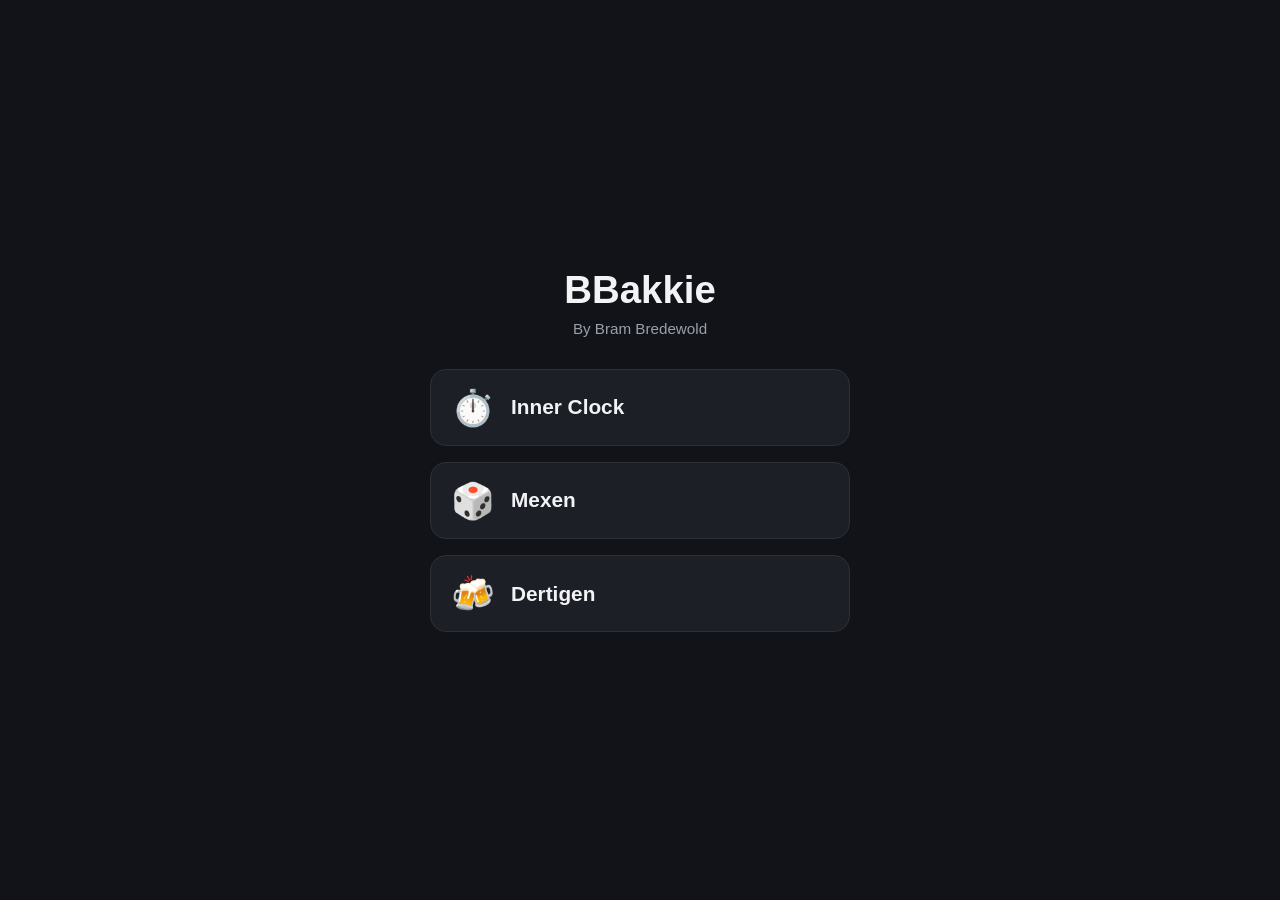
<file: bbakkie/index.html>
<!DOCTYPE html>
<html lang="en">
<head>
  <meta charset="UTF-8" />
  <meta name="viewport" content="width=device-width, initial-scale=1, user-scalable=no, viewport-fit=cover" />
  <meta name="theme-color" media="(prefers-color-scheme: light)" content="#111318" />
  <meta name="theme-color" media="(prefers-color-scheme: dark)" content="#111318" />
  <meta name="apple-mobile-web-app-capable" content="yes" />
  <meta name="apple-mobile-web-app-status-bar-style" content="black-translucent" />
  <meta name="apple-mobile-web-app-title" content="BBakkie" />
  <title>BBakkie</title>
  <link rel="stylesheet" href="css/core.css" />
  <link rel="manifest" href="manifest.webmanifest" />
  <link rel="apple-touch-icon" href="assets/icons/apple-touch-icon.png" />
  <link rel="icon" type="image/png" href="assets/icons/favicon.png" />
</head>
<body>

  <div class="safe-area-cover safe-area-top" aria-hidden="true"></div>
  <div class="safe-area-cover safe-area-bottom" aria-hidden="true"></div>

  <!-- LANDING -->
  <section id="screen-landing" class="screen active">
    <div class="landing-content">
      <h1 class="title">BBakkie</h1>
      <p class="byline">By Bram Bredewold</p>

      <nav class="game-list">
        <a href="inner-clock.html" class="game-tile">
          <span class="game-tile-icon">⏱️</span>
          <span class="game-tile-label">Inner Clock</span>
        </a>
        <a href="mexen.html" class="game-tile">
          <span class="game-tile-icon">🎲</span>
          <span class="game-tile-label">Mexen</span>
        </a>
        <a href="dertigen.html" class="game-tile">
          <span class="game-tile-icon">🍻</span>
          <span class="game-tile-label">Dertigen</span>
        </a>
      </nav>
    </div>
  </section>

  <script>
    if ("serviceWorker" in navigator) {
      window.addEventListener("load", () => {
        navigator.serviceWorker.register("service-worker.js").catch(() => {});
      });
    }
  </script>
</body>
</html>
</file>
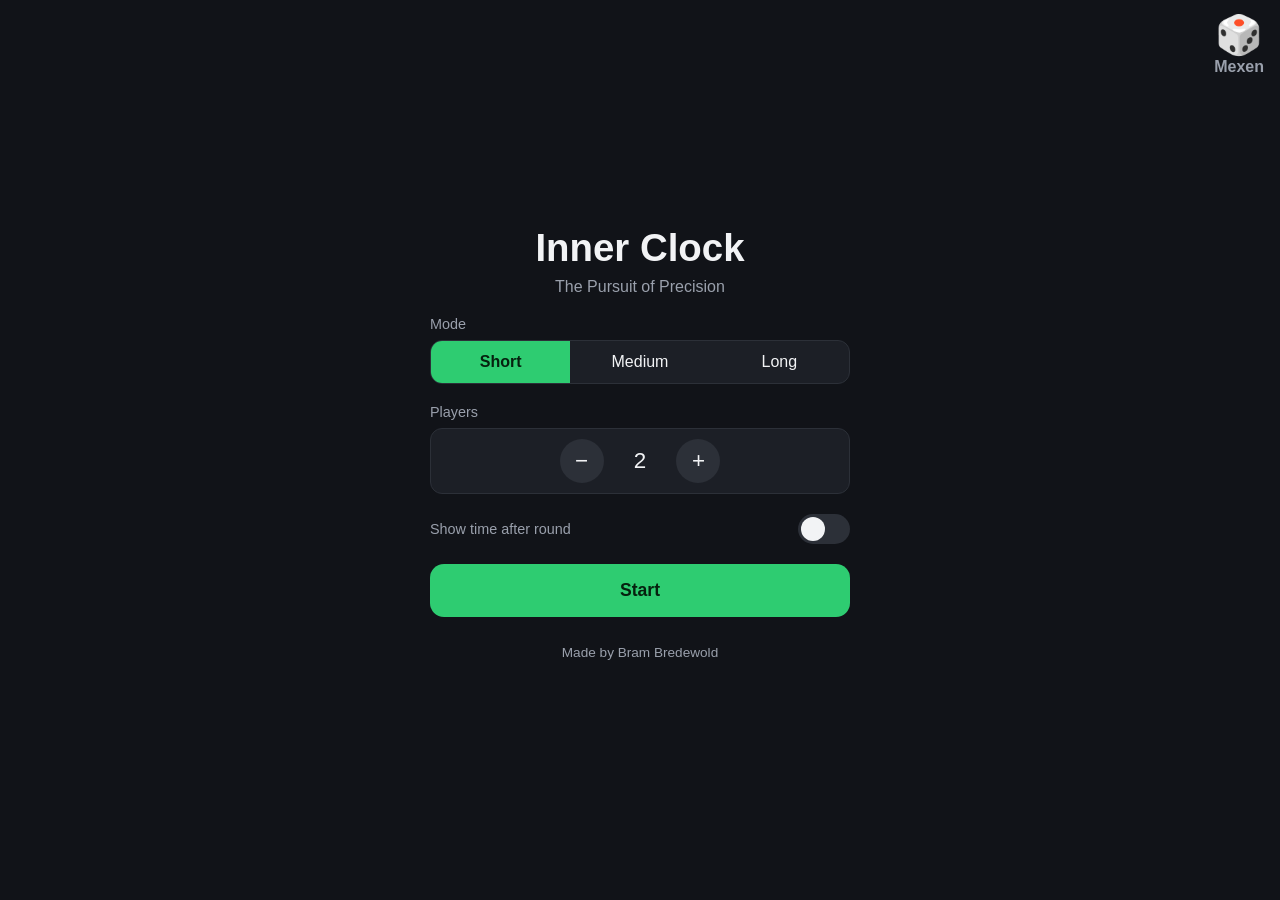
<file: inner-clock/index.html>
<!DOCTYPE html>
<html lang="en">
<head>
  <meta charset="UTF-8" />
  <meta name="viewport" content="width=device-width, initial-scale=1, user-scalable=no, viewport-fit=cover" />
  <meta name="theme-color" media="(prefers-color-scheme: light)" content="#111318" />
  <meta name="theme-color" media="(prefers-color-scheme: dark)" content="#111318" />
  <meta name="apple-mobile-web-app-capable" content="yes" />
  <meta name="apple-mobile-web-app-status-bar-style" content="black-translucent" />
  <meta name="apple-mobile-web-app-title" content="Inner Clock" />
  <title>Inner Clock</title>
  <link rel="stylesheet" href="css/styles.css" />
  <link rel="manifest" href="manifest.webmanifest" />
  <link rel="apple-touch-icon" href="assets/icons/apple-touch-icon.png" />
</head>
<body>

  <!-- Permanently dark strips over the safe areas (notch/dynamic island,
       home indicator). iOS can get "stuck" tinting its chrome/status bar to
       match whatever color last touched the top of the viewport (e.g. the
       red Stop screen), with no reliable way to force a re-sample in a
       single-page app that never scrolls or navigates. Owning these pixels
       directly sidesteps that instead of fighting it. -->
  <div class="safe-area-cover safe-area-top" aria-hidden="true"></div>
  <div class="safe-area-cover safe-area-bottom" aria-hidden="true"></div>

  <!-- HOME -->
  <section id="screen-home" class="screen">
    <a href="mexen.html" class="game-switch">
      <span class="game-switch-icon">🎲</span>
      <span>Mexen</span>
    </a>
    <div class="home-content">
      <h1 class="title">Inner Clock</h1>
      <p class="subtitle">The Pursuit of Precision</p>

      <div class="setting-block">
        <span class="setting-label">Mode</span>
        <div id="mode-select" class="segmented">
          <button type="button" class="segment" data-mode="short">Short</button>
          <button type="button" class="segment" data-mode="medium">Medium</button>
          <button type="button" class="segment" data-mode="long">Long</button>
        </div>
      </div>

      <div class="setting-block">
        <span class="setting-label">Players</span>
        <div class="stepper">
          <button type="button" id="player-minus" class="stepper-btn">&minus;</button>
          <span id="player-count" class="stepper-value">2</span>
          <button type="button" id="player-plus" class="stepper-btn">+</button>
        </div>
      </div>

      <div class="setting-block toggle-row">
        <span class="setting-label">Show time after round</span>
        <button type="button" id="show-time-toggle" class="toggle" role="switch" aria-checked="false">
          <span class="toggle-thumb"></span>
        </button>
      </div>

      <button type="button" id="home-start" class="btn btn-primary btn-large">Start</button>

      <p class="credit">Made by Bram Bredewold</p>
    </div>
  </section>

  <!-- INTRO -->
  <section id="screen-intro" class="screen">
    <div class="intro-content">
      <div class="intro-label">Target time</div>
      <div id="intro-number" class="intro-number">0</div>
      <button type="button" id="intro-continue" class="btn btn-primary btn-large" disabled>Continue</button>
    </div>
  </section>

  <!-- GAME -->
  <section id="screen-game" class="screen">

    <div id="game-ready" class="game-sub">
      <div id="game-player-label" class="player-label">Player 1</div>
      <div id="game-target-display" class="target-display"></div>
      <button type="button" id="game-start" class="btn-round btn-start">Start</button>
    </div>

    <div id="game-running" class="game-sub game-running">
      <span class="stop-label">Stop</span>
    </div>

    <div id="game-result" class="game-sub">
      <div id="game-result-time" class="result-time"></div>
      <button type="button" id="game-result-continue" class="btn btn-primary btn-large">Continue</button>
    </div>

  </section>

  <!-- END -->
  <section id="screen-end" class="screen">
    <div class="end-content">
      <h2 class="end-title">Results</h2>
      <table id="end-table">
        <thead>
          <tr>
            <th>Player</th>
            <th>Time</th>
            <th>Difference</th>
          </tr>
        </thead>
        <tbody></tbody>
      </table>
      <button type="button" id="end-back" class="btn btn-primary btn-large">Back to menu</button>
    </div>
  </section>

  <script type="module" src="js/main.js"></script>
</body>
</html>
</file>
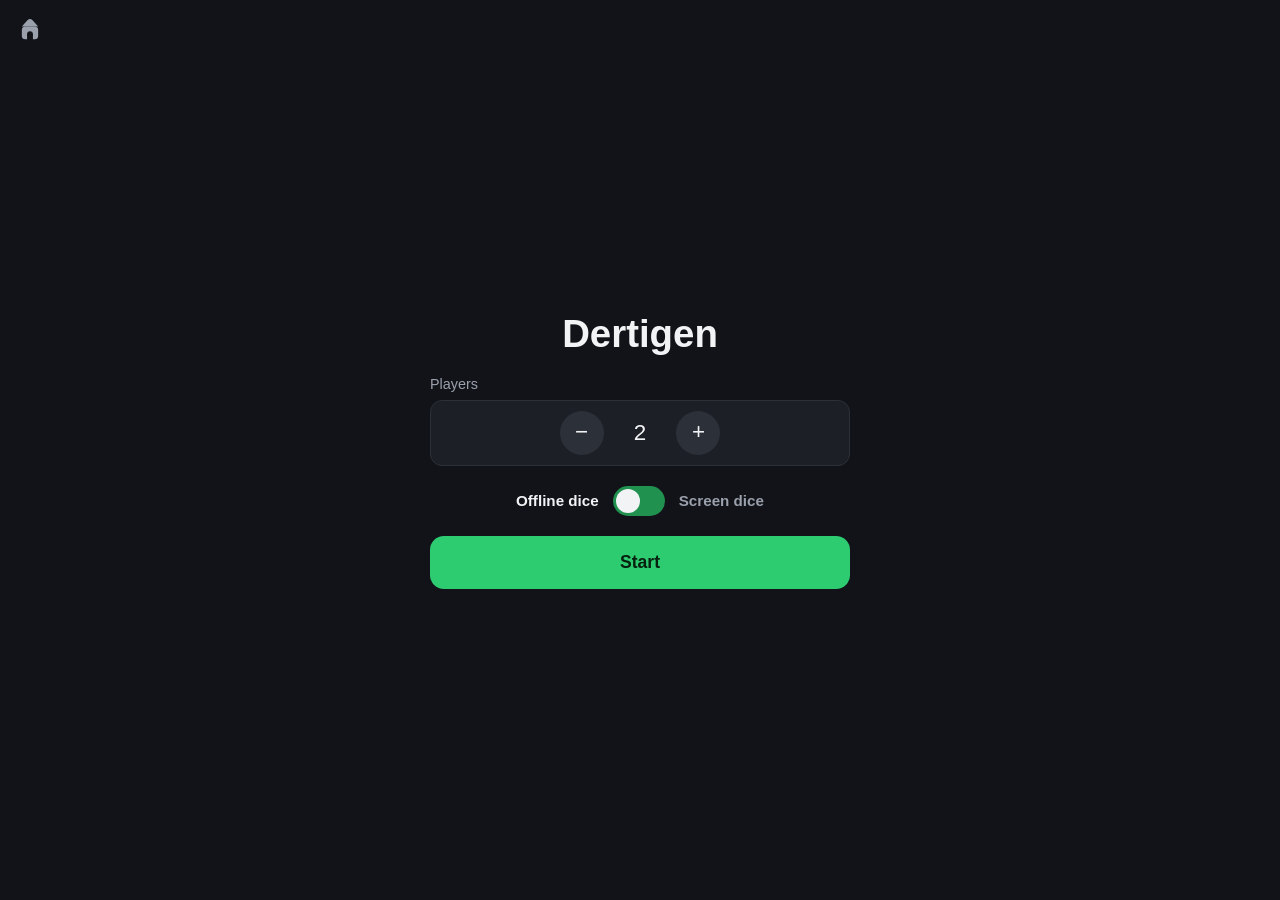
<file: bbakkie/dertigen.html>
<!DOCTYPE html>
<html lang="en">
<head>
  <meta charset="UTF-8" />
  <meta name="viewport" content="width=device-width, initial-scale=1, user-scalable=no, viewport-fit=cover" />
  <meta name="theme-color" media="(prefers-color-scheme: light)" content="#111318" />
  <meta name="theme-color" media="(prefers-color-scheme: dark)" content="#111318" />
  <meta name="apple-mobile-web-app-capable" content="yes" />
  <meta name="apple-mobile-web-app-status-bar-style" content="black-translucent" />
  <meta name="apple-mobile-web-app-title" content="Dertigen" />
  <title>Dertigen</title>
  <link rel="stylesheet" href="css/core.css" />
  <link rel="stylesheet" href="css/dertigen.css" />
  <link rel="manifest" href="manifest.webmanifest" />
  <link rel="apple-touch-icon" href="assets/icons/apple-touch-icon.png" />
  <link rel="icon" type="image/png" href="assets/icons/favicon.png" />
</head>
<body>

  <div class="safe-area-cover safe-area-top" aria-hidden="true"></div>
  <div class="safe-area-cover safe-area-bottom" aria-hidden="true"></div>

  <!-- Permanent stop button on all in-game screens (hidden on HOME/NAMES,
       where the home icon / nothing applies instead). -->
  <button type="button" id="stop-btn" class="stop-btn hidden" aria-label="Stop menu">🛑</button>
  <!-- Back: undoes the last screen change (shown only when there is one). -->
  <button type="button" id="back-btn" class="back-btn hidden" aria-label="Back to previous screen">⬅️</button>

  <!-- HOME -->
  <section id="screen-home" class="screen">
    <a href="index.html" class="home-link" aria-label="Back to BBakkie">
      <svg class="home-icon" viewBox="0 0 24 24" aria-hidden="true">
        <path d="M5,9 L10,3.5 Q12,1.5 14,3.5 L19,9 Z" fill="currentColor" />
        <rect x="5" y="9" width="14" height="11" rx="3" fill="currentColor" />
        <circle cx="12" cy="15.5" r="2.5" fill="var(--bg)" />
        <rect x="9.5" y="15.5" width="5" height="6" fill="var(--bg)" />
      </svg>
    </a>
    <div class="home-content">
      <h1 class="title">Dertigen</h1>

      <div class="setting-block">
        <span class="setting-label">Players</span>
        <div class="stepper">
          <button type="button" id="player-minus" class="stepper-btn">&minus;</button>
          <span id="player-count" class="stepper-value">2</span>
          <button type="button" id="player-plus" class="stepper-btn">+</button>
        </div>
      </div>

      <div class="setting-block dice-mode-row">
        <span class="dice-mode-label" data-mode="offline">Offline dice</span>
        <button type="button" id="dice-mode-toggle" class="toggle toggle-green" role="switch" aria-checked="false" aria-label="Dice mode: Offline dice or Screen dice">
          <span class="toggle-thumb"></span>
        </button>
        <span class="dice-mode-label" data-mode="screen">Screen dice</span>
      </div>

      <button type="button" id="home-start" class="btn btn-primary btn-large">Start</button>

    </div>
  </section>

  <!-- NAMES -->
  <section id="screen-names" class="screen">
    <div class="names-content">
      <h2 class="names-title">Players</h2>
      <table id="names-table">
        <tbody></tbody>
      </table>
      <button type="button" id="names-start" class="btn btn-primary btn-large">Start</button>
    </div>
  </section>

  <!-- DRINK -->
  <section id="screen-drink" class="screen">
    <div class="drink-content">
      <div id="drink-player" class="turn-player"></div>
      <div id="drink-sips" class="drink-sips"></div>
      <div class="drink-counter">
        <button type="button" id="drink-minus" class="stepper-btn">&minus;</button>
        <span id="drink-count" class="drink-count">0</span>
        <button type="button" id="drink-plus" class="stepper-btn">+</button>
        <button type="button" id="drink-beer" class="stepper-btn beer-btn">🍺</button>
      </div>
      <button type="button" id="drink-confirm" class="btn btn-primary btn-large">Drink</button>
    </div>
  </section>

  <!-- OFFLINE — score-keeping only; the dice are thrown in real life -->
  <section id="screen-offline" class="screen">
    <div class="offline-content">
      <button type="button" id="offline-dive" class="btn btn-dive btn-large">Dive 🤿</button>

      <div class="offline-players">
        <button type="button" class="offline-player" data-target="current">
          <span class="offline-role">Throwing</span>
          <span id="offline-name-current" class="offline-name"></span>
        </button>
        <button type="button" class="offline-player" data-target="prev">
          <span class="offline-role">Previous</span>
          <span id="offline-name-prev" class="offline-name"></span>
        </button>
      </div>

      <div class="offline-counter">
        <button type="button" class="stepper-btn offline-step-wide" data-delta="-10">&minus;10</button>
        <button type="button" class="stepper-btn" data-delta="-1">&minus;1</button>
        <span id="offline-count" class="offline-count">0</span>
        <button type="button" class="stepper-btn" data-delta="1">+1</button>
        <button type="button" class="stepper-btn offline-step-wide" data-delta="10">+10</button>
      </div>

      <button type="button" id="offline-continue" class="btn btn-primary btn-large">Continue</button>
    </div>
  </section>

  <!-- DICE_TURN -->

  <section id="screen-dice" class="screen">
    <div class="dice-content">
      <div id="dice-player" class="turn-player"></div>
      <div id="dice-total" class="dice-total"></div>
      <div id="dice-aside" class="aside-row"></div>
      <div id="dice-area" class="throw-area"></div>
      <div class="dice-actions">
        <button type="button" id="dice-throw" class="btn-gooien">Gooien</button>
        <button type="button" id="dice-continue" class="btn btn-primary btn-large invisible" disabled>Continue</button>
      </div>
    </div>
  </section>

  <!-- HUNT -->
  <section id="screen-hunt" class="screen">
    <div class="dice-content">
      <div id="hunt-player" class="turn-player"></div>
      <div id="hunt-target" class="hunt-target"></div>
      <div id="hunt-aside" class="aside-row"></div>
      <div id="hunt-area" class="throw-area"></div>
      <div id="hunt-points" class="hunt-points"></div>
      <div class="dice-actions">
        <button type="button" id="hunt-throw" class="btn-gooien">Gooien</button>
      </div>
    </div>
  </section>

  <!-- SCOREBOARD -->
  <section id="screen-scoreboard" class="screen">
    <div class="board-content">
      <h2 class="board-title">Scoreboard</h2>
      <table id="score-table">
        <thead>
          <tr><th>Player</th><th>Sips</th></tr>
        </thead>
        <tbody></tbody>
      </table>
      <button type="button" id="board-continue" class="btn btn-primary btn-large">Continue</button>
    </div>
  </section>

  <!-- Dive announcement -->
  <div id="dive-overlay" class="modal-overlay">
    <div class="modal-box">
      <p class="modal-emoji">🤿</p>
      <h3 class="modal-title">Successful dive!!!</h3>
      <p class="modal-message">All amounts are doubled</p>
      <button type="button" id="dive-continue" class="btn btn-primary btn-large">Continue</button>
    </div>
  </div>

  <!-- Offline dive confirmation -->
  <div id="dive-confirm-overlay" class="modal-overlay">
    <div class="modal-box">
      <p class="modal-emoji">🤿</p>
      <h3 id="dive-confirm-title" class="modal-title"></h3>
      <div class="modal-actions">
        <button type="button" id="dive-confirm-yes" class="btn btn-primary">Yes</button>
        <button type="button" id="dive-confirm-no" class="btn btn-secondary">No</button>
      </div>
    </div>
  </div>

  <!-- Joker — auto-dismissed after 0.7 s, no button -->
  <div id="joker-overlay" class="modal-overlay joker-overlay">
    <div class="joker-card">🃏</div>
  </div>

  <!-- Stop menu -->
  <div id="stop-overlay" class="modal-overlay">
    <div class="modal-box">
      <button type="button" id="stop-quit-game" class="btn btn-danger btn-large">Quit whole game</button>
      <button type="button" id="stop-quit-player" class="btn btn-warning btn-large">Current player quits</button>
      <button type="button" id="stop-continue" class="btn btn-primary btn-large">Continue</button>
    </div>
  </div>

  <!-- Stop confirmation -->
  <div id="stop-confirm-overlay" class="modal-overlay">
    <div class="modal-box">
      <h3 class="modal-title">Are you sure?</h3>
      <p class="modal-message">This action can't be undone</p>
      <div class="modal-actions">
        <button type="button" id="stop-confirm-yes" class="btn btn-danger">Yes</button>
        <button type="button" id="stop-confirm-no" class="btn btn-secondary">No</button>
      </div>
    </div>
  </div>

  <script type="module" src="js/dertigen/main.js"></script>
</body>
</html>
</file>
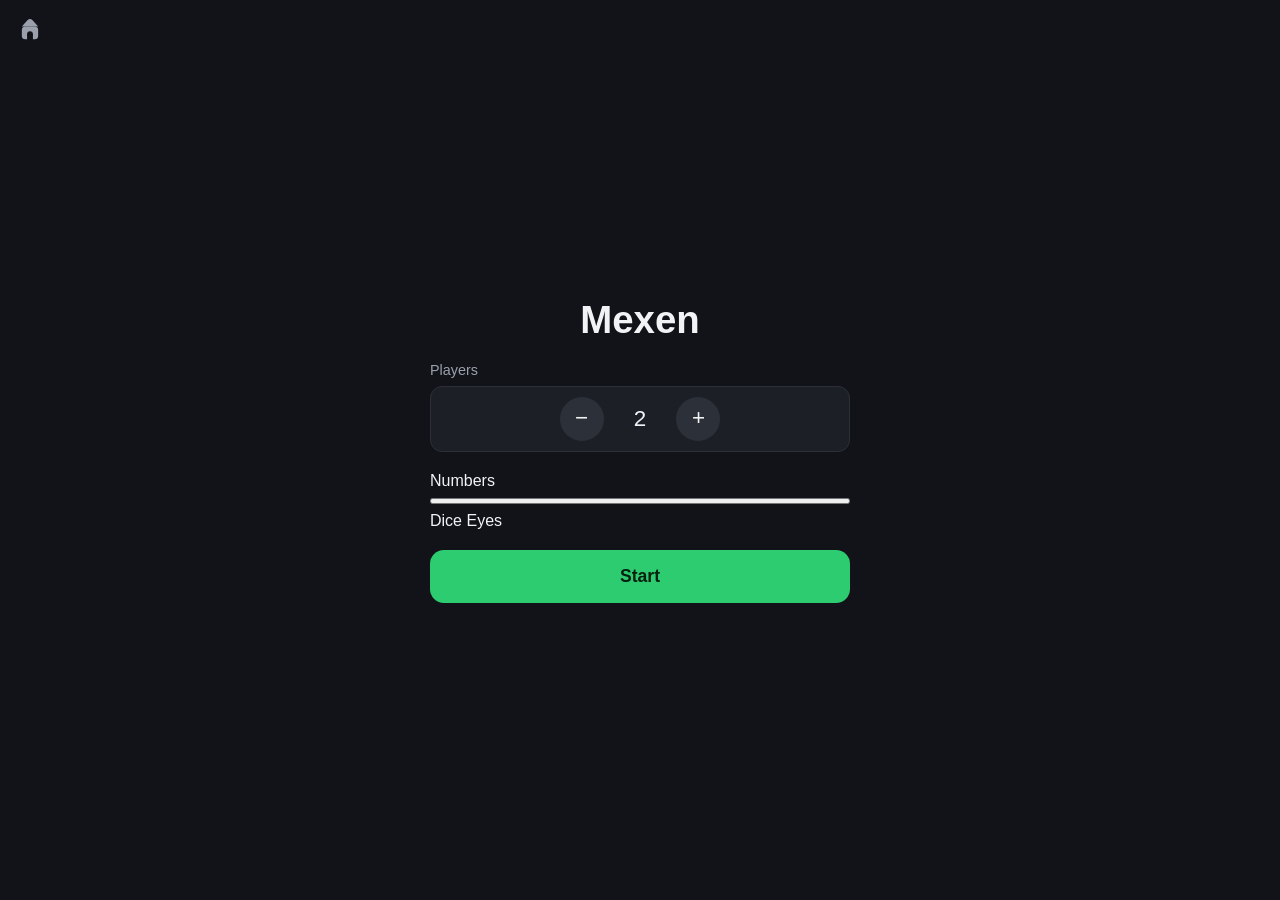
<file: bbakkie/mexen.html>
<!DOCTYPE html>
<html lang="en">
<head>
  <meta charset="UTF-8" />
  <meta name="viewport" content="width=device-width, initial-scale=1, user-scalable=no, viewport-fit=cover" />
  <meta name="theme-color" media="(prefers-color-scheme: light)" content="#111318" />
  <meta name="theme-color" media="(prefers-color-scheme: dark)" content="#111318" />
  <meta name="apple-mobile-web-app-capable" content="yes" />
  <meta name="apple-mobile-web-app-status-bar-style" content="black-translucent" />
  <meta name="apple-mobile-web-app-title" content="Mexen" />
  <title>Mexen</title>
  <link rel="stylesheet" href="css/core.css" />
  <link rel="stylesheet" href="css/mexen.css" />
  <link rel="manifest" href="manifest.webmanifest" />
  <link rel="apple-touch-icon" href="assets/icons/apple-touch-icon.png" />
  <link rel="icon" type="image/png" href="assets/icons/favicon.png" />
</head>
<body>

  <div class="safe-area-cover safe-area-top" aria-hidden="true"></div>
  <div class="safe-area-cover safe-area-bottom" aria-hidden="true"></div>

  <!-- HOME -->
  <section id="screen-home" class="screen">
    <a href="index.html" class="home-link" aria-label="Back to BBakkie">
      <svg class="home-icon" viewBox="0 0 24 24" aria-hidden="true">
        <path d="M5,9 L10,3.5 Q12,1.5 14,3.5 L19,9 Z" fill="currentColor" />
        <rect x="5" y="9" width="14" height="11" rx="3" fill="currentColor" />
        <circle cx="12" cy="15.5" r="2.5" fill="var(--bg)" />
        <rect x="9.5" y="15.5" width="5" height="6" fill="var(--bg)" />
      </svg>
    </a>
    <div class="home-content">
      <h1 class="title">Mexen</h1>

      <div class="setting-block">
        <span class="setting-label">Players</span>
        <div class="stepper">
          <button type="button" id="player-minus" class="stepper-btn">&minus;</button>
          <span id="player-count" class="stepper-value">2</span>
          <button type="button" id="player-plus" class="stepper-btn">+</button>
        </div>
      </div>

      <div class="setting-block dice-style-row">
        <span class="dice-style-label" data-style="numbers">Numbers</span>
        <button type="button" id="dice-style-toggle" class="toggle" role="switch" aria-checked="false" aria-label="Dice style: Numbers or Dice Eyes">
          <span class="toggle-thumb"></span>
        </button>
        <span class="dice-style-label" data-style="pips">Dice Eyes</span>
      </div>

      <button type="button" id="home-start" class="btn btn-primary btn-large">Start</button>
    </div>
  </section>

  <!-- NAMES -->
  <section id="screen-names" class="screen">
    <div class="names-content">
      <h2 class="names-title">Players</h2>
      <table id="names-table">
        <tbody></tbody>
      </table>
      <button type="button" id="names-start" class="btn btn-primary btn-large">Start</button>
    </div>
  </section>

  <!-- GAME -->
  <section id="screen-game" class="screen">

    <!-- normal turn: one player, two dice, mandatory throws -->
    <div id="game-turn" class="game-sub">
      <div id="game-player-label" class="player-label"></div>
      <div class="dice-row">
        <div id="game-die-0" class="die empty"></div>
        <div id="game-die-1" class="die empty"></div>
      </div>
      <div id="game-score-label" class="score-label"></div>
      <button type="button" id="game-throw" class="btn-throw">Throw dice</button>
    </div>

    <!-- 3+ tie throw-off fallback: same screen, one die, one player at a time -->
    <div id="game-throwoff-seq" class="game-sub">
      <div id="throwoff-seq-label" class="player-label"></div>
      <div class="dice-row">
        <div id="throwoff-seq-die" class="die empty"></div>
      </div>
      <button type="button" id="throwoff-seq-throw" class="btn-throw">Throw dice</button>
    </div>

  </section>

  <!-- THROW-OFF ("High is dry" — 2-player tie only) -->
  <section id="screen-throwoff" class="screen">
    <div class="throwoff-split">
      <div class="throwoff-half throwoff-top">
        <div id="throwoff-top-name" class="throwoff-name"></div>
        <div id="throwoff-top-die" class="die empty"></div>
        <button type="button" id="throwoff-top-throw" class="btn btn-primary">Throw dice</button>
      </div>
      <div class="throwoff-divider" aria-hidden="true"></div>
      <div class="throwoff-half throwoff-bottom">
        <div id="throwoff-bottom-name" class="throwoff-name"></div>
        <div id="throwoff-bottom-die" class="die empty"></div>
        <button type="button" id="throwoff-bottom-throw" class="btn btn-primary">Throw dice</button>
      </div>
    </div>
  </section>

  <!-- END -->
  <section id="screen-end" class="screen">
    <div class="end-content">
      <h2 class="end-title">Results</h2>
      <table id="mexen-end-table">
        <thead>
          <tr><th>Player</th><th>Score</th></tr>
        </thead>
        <tbody></tbody>
      </table>
      <p id="end-mex-count" class="end-mex-count"></p>
      <div class="end-actions">
        <button type="button" id="end-quit" class="btn btn-danger">Quit</button>
        <button type="button" id="end-next-round" class="btn btn-primary">Next round</button>
      </div>
    </div>
  </section>

  <!-- Doubles announcement — blocks the game until dismissed -->
  <div id="popup-overlay" class="modal-overlay">
    <div class="modal-box">
      <p id="popup-message" class="modal-message"></p>
      <button type="button" id="popup-continue" class="btn btn-primary btn-large">Continue</button>
    </div>
  </div>

  <!-- Quit confirmation -->
  <div id="quit-overlay" class="modal-overlay">
    <div class="modal-box">
      <h3 class="modal-title">Are you sure?</h3>
      <p class="modal-message">When quitting the game all progress will be lost</p>
      <div class="modal-actions">
        <button type="button" id="quit-yes" class="btn btn-danger">Yes</button>
        <button type="button" id="quit-no" class="btn btn-secondary">No</button>
      </div>
    </div>
  </div>

  <script type="module" src="js/mexen/main.js"></script>
</body>
</html>
</file>
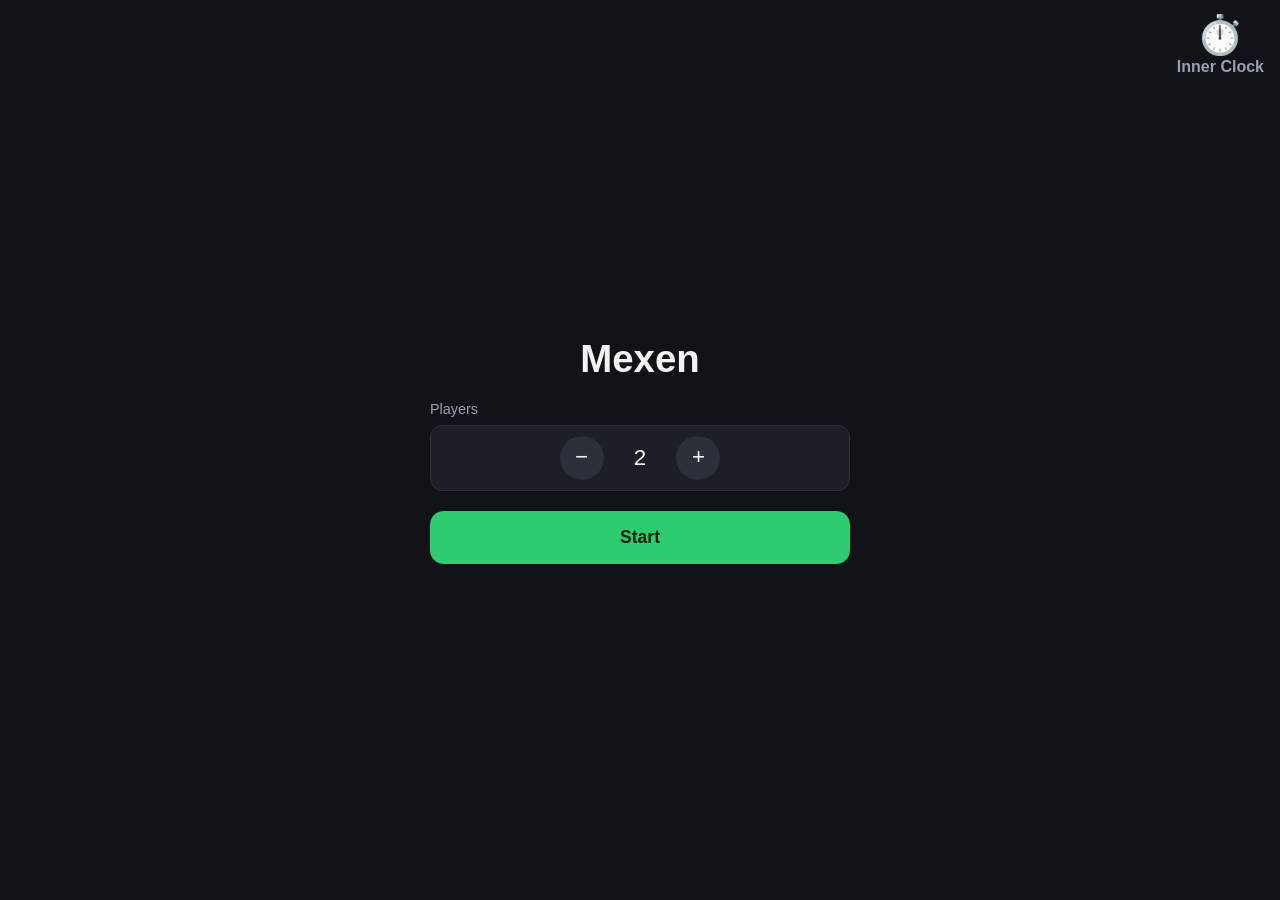
<file: inner-clock/mexen.html>
<!DOCTYPE html>
<html lang="en">
<head>
  <meta charset="UTF-8" />
  <meta name="viewport" content="width=device-width, initial-scale=1, user-scalable=no, viewport-fit=cover" />
  <meta name="theme-color" media="(prefers-color-scheme: light)" content="#111318" />
  <meta name="theme-color" media="(prefers-color-scheme: dark)" content="#111318" />
  <meta name="apple-mobile-web-app-capable" content="yes" />
  <meta name="apple-mobile-web-app-status-bar-style" content="black-translucent" />
  <meta name="apple-mobile-web-app-title" content="Mexen" />
  <title>Mexen</title>
  <link rel="stylesheet" href="css/styles.css" />
  <link rel="stylesheet" href="css/mexen.css" />
  <link rel="manifest" href="manifest.webmanifest" />
  <link rel="apple-touch-icon" href="assets/icons/apple-touch-icon.png" />
</head>
<body>

  <div class="safe-area-cover safe-area-top" aria-hidden="true"></div>
  <div class="safe-area-cover safe-area-bottom" aria-hidden="true"></div>

  <!-- HOME -->
  <section id="screen-home" class="screen">
    <a href="index.html" class="game-switch">
      <span class="game-switch-icon">⏱️</span>
      <span>Inner Clock</span>
    </a>
    <div class="home-content">
      <h1 class="title">Mexen</h1>

      <div class="setting-block">
        <span class="setting-label">Players</span>
        <div class="stepper">
          <button type="button" id="player-minus" class="stepper-btn">&minus;</button>
          <span id="player-count" class="stepper-value">2</span>
          <button type="button" id="player-plus" class="stepper-btn">+</button>
        </div>
      </div>

      <button type="button" id="home-start" class="btn btn-primary btn-large">Start</button>
    </div>
  </section>

  <!-- NAMES -->
  <section id="screen-names" class="screen">
    <div class="names-content">
      <h2 class="names-title">Players</h2>
      <table id="names-table">
        <tbody></tbody>
      </table>
      <button type="button" id="names-start" class="btn btn-primary btn-large">Start</button>
    </div>
  </section>

  <!-- GAME -->
  <section id="screen-game" class="screen">

    <!-- normal turn: one player, two dice, mandatory throws -->
    <div id="game-turn" class="game-sub">
      <div id="game-player-label" class="player-label"></div>
      <div class="dice-row">
        <div id="game-die-0" class="die empty"></div>
        <div id="game-die-1" class="die empty"></div>
      </div>
      <div id="game-score-label" class="score-label"></div>
      <button type="button" id="game-throw" class="btn-throw">Throw dice</button>
    </div>

    <!-- 3+ tie throw-off fallback: same screen, one die, one player at a time -->
    <div id="game-throwoff-seq" class="game-sub">
      <div id="throwoff-seq-label" class="player-label"></div>
      <div class="dice-row">
        <div id="throwoff-seq-die" class="die empty"></div>
      </div>
      <button type="button" id="throwoff-seq-throw" class="btn-throw">Throw dice</button>
    </div>

  </section>

  <!-- THROW-OFF ("High is dry" — 2-player tie only) -->
  <section id="screen-throwoff" class="screen">
    <div class="throwoff-split">
      <div class="throwoff-half throwoff-top">
        <div id="throwoff-top-name" class="throwoff-name"></div>
        <div id="throwoff-top-die" class="die empty"></div>
        <button type="button" id="throwoff-top-throw" class="btn btn-primary">Throw dice</button>
      </div>
      <div class="throwoff-divider" aria-hidden="true"></div>
      <div class="throwoff-half throwoff-bottom">
        <div id="throwoff-bottom-name" class="throwoff-name"></div>
        <div id="throwoff-bottom-die" class="die empty"></div>
        <button type="button" id="throwoff-bottom-throw" class="btn btn-primary">Throw dice</button>
      </div>
    </div>
  </section>

  <!-- END -->
  <section id="screen-end" class="screen">
    <div class="end-content">
      <h2 class="end-title">Results</h2>
      <table id="mexen-end-table">
        <thead>
          <tr><th>Player</th><th>Score</th></tr>
        </thead>
        <tbody></tbody>
      </table>
      <p id="end-mex-count" class="end-mex-count"></p>
      <div class="end-actions">
        <button type="button" id="end-quit" class="btn btn-danger">Quit</button>
        <button type="button" id="end-next-round" class="btn btn-primary">Next round</button>
      </div>
    </div>
  </section>

  <!-- Doubles announcement — blocks the game until dismissed -->
  <div id="popup-overlay" class="modal-overlay">
    <div class="modal-box">
      <p id="popup-message" class="modal-message"></p>
      <button type="button" id="popup-continue" class="btn btn-primary btn-large">Continue</button>
    </div>
  </div>

  <!-- Quit confirmation -->
  <div id="quit-overlay" class="modal-overlay">
    <div class="modal-box">
      <h3 class="modal-title">Are you sure?</h3>
      <p class="modal-message">When quitting the game all progress will be lost</p>
      <div class="modal-actions">
        <button type="button" id="quit-yes" class="btn btn-danger">Yes</button>
        <button type="button" id="quit-no" class="btn btn-secondary">No</button>
      </div>
    </div>
  </div>

  <script type="module" src="js/mexen/main.js"></script>
</body>
</html>
</file>
<file: bbakkie/css/core.css>
/* Shared styles for every BBakkie page: theme variables, resets, screen
   scaffolding, the landing page, and the building blocks used by more than
   one game (home layout, steppers, buttons, game-sub screens, end screens).
   Game-specific rules live in inner-clock.css / mexen.css, loaded after
   this file so they can override it. */

:root {
  --bg: #111318;
  --surface: #1c1f26;
  --text: #f2f3f5;
  --muted: #9aa0ac;
  --accent: #2ecc71;
  --accent-dark: #219150;
  --danger: #e74c3c;
  --border: #2c3038;
}

* {
  box-sizing: border-box;
  touch-action: manipulation;
  -webkit-touch-callout: none;
}

html, body {
  height: 100%;
  overscroll-behavior: none;
}

body {
  margin: 0;
  background: var(--bg);
  color: var(--text);
  font-family: -apple-system, BlinkMacSystemFont, "Segoe UI", Roboto, sans-serif;
  overflow: hidden;
  user-select: none;
  -webkit-user-select: none;
}

.screen {
  display: none;
  position: fixed;
  inset: 0;
  flex-direction: column;
  align-items: center;
  justify-content: center;
  padding: 24px;
}

.safe-area-cover {
  position: fixed;
  left: 0;
  right: 0;
  background: var(--bg);
  z-index: 1000;
  pointer-events: none;
}

.safe-area-top {
  top: 0;
  height: env(safe-area-inset-top, 0px);
}

.safe-area-bottom {
  bottom: 0;
  height: env(safe-area-inset-bottom, 0px);
}

.screen.active {
  display: flex;
}

/* Home link — top-left icon on each game's HOME screen, back to the BBakkie
   landing page. Padding + negative margin grows the tap target without
   shifting the icon's visual position. */

.home-link {
  position: absolute;
  top: max(16px, env(safe-area-inset-top));
  left: 16px;
  display: flex;
  padding: 8px;
  margin: -8px;
  color: var(--muted);
  z-index: 10;
}

.home-icon {
  width: 28px;
  height: 28px;
}

/* LANDING */

.landing-content {
  width: 100%;
  max-width: 420px;
  display: flex;
  flex-direction: column;
  align-items: stretch;
  gap: 32px;
}

.byline {
  margin: -24px 0 0;
  text-align: center;
  color: var(--muted);
  font-size: 0.95rem;
}

.game-list {
  display: flex;
  flex-direction: column;
  gap: 16px;
}

.game-tile {
  display: flex;
  align-items: center;
  gap: 16px;
  background: var(--surface);
  border: 1px solid var(--border);
  border-radius: 16px;
  padding: 20px;
  text-decoration: none;
  color: var(--text);
}

.game-tile-icon {
  font-size: 2.2rem;
  line-height: 1;
}

.game-tile-label {
  font-size: 1.3rem;
  font-weight: 600;
}

.game-tile-disabled {
  opacity: 0.5;
}

.game-tile-badge {
  margin-left: auto;
  font-size: 0.75rem;
  color: var(--muted);
  border: 1px solid var(--border);
  border-radius: 999px;
  padding: 4px 10px;
}

/* HOME — shared layout for each game's home screen */

.home-content {
  width: 100%;
  max-width: 420px;
  display: flex;
  flex-direction: column;
  align-items: center;
  gap: 20px;
}

.title {
  font-size: 2.4rem;
  margin: 0;
  font-weight: 700;
  text-align: center;
}

.setting-block {
  width: 100%;
  display: flex;
  flex-direction: column;
  gap: 8px;
}

.setting-label {
  font-size: 0.9rem;
  color: var(--muted);
}

.stepper {
  display: flex;
  align-items: center;
  justify-content: center;
  gap: 24px;
  background: var(--surface);
  border: 1px solid var(--border);
  border-radius: 12px;
  padding: 10px;
}

.stepper-btn {
  width: 44px;
  height: 44px;
  border-radius: 50%;
  border: none;
  background: var(--border);
  color: var(--text);
  font-size: 1.4rem;
  line-height: 1;
  cursor: pointer;
}

.stepper-value {
  font-size: 1.4rem;
  min-width: 2ch;
  text-align: center;
}

.btn {
  border: none;
  border-radius: 14px;
  font-size: 1.1rem;
  font-weight: 600;
  cursor: pointer;
  padding: 16px 24px;
}

.btn-primary {
  background: var(--accent);
  color: #06210f;
  transition: background 0.2s ease, color 0.2s ease;
}

.btn:disabled {
  background: var(--border);
  color: var(--muted);
  cursor: default;
}

.btn-large {
  width: 100%;
}

/* GAME — shared in-game screen scaffolding */

.game-sub {
  display: none;
  position: absolute;
  inset: 0;
  flex-direction: column;
  align-items: center;
  justify-content: center;
  gap: 24px;
}

.game-sub.active {
  display: flex;
}

.player-label {
  font-size: 1.6rem;
  font-weight: 600;
}

/* END — shared results screen layout */

.end-content {
  width: 100%;
  max-width: 420px;
  display: flex;
  flex-direction: column;
  align-items: stretch;
  gap: 20px;
}

.end-title {
  text-align: center;
  margin: 0;
}
</file>
<file: inner-clock/css/styles.css>
:root {
  --bg: #111318;
  --surface: #1c1f26;
  --text: #f2f3f5;
  --muted: #9aa0ac;
  --accent: #2ecc71;
  --accent-dark: #219150;
  --danger: #e74c3c;
  --border: #2c3038;
}

* {
  box-sizing: border-box;
  touch-action: manipulation;
  -webkit-touch-callout: none;
}

html, body {
  height: 100%;
  overscroll-behavior: none;
}

body {
  margin: 0;
  background: var(--bg);
  color: var(--text);
  font-family: -apple-system, BlinkMacSystemFont, "Segoe UI", Roboto, sans-serif;
  overflow: hidden;
  user-select: none;
  -webkit-user-select: none;
}

.screen {
  display: none;
  position: fixed;
  inset: 0;
  flex-direction: column;
  align-items: center;
  justify-content: center;
  padding: 24px;
}

.safe-area-cover {
  position: fixed;
  left: 0;
  right: 0;
  background: var(--bg);
  z-index: 1000;
  pointer-events: none;
}

.safe-area-top {
  top: 0;
  height: env(safe-area-inset-top, 0px);
}

.safe-area-bottom {
  bottom: 0;
  height: env(safe-area-inset-bottom, 0px);
}

.screen.active {
  display: flex;
}

/* Game switcher — plain link, shown only on the two HOME screens */

.game-switch {
  position: absolute;
  top: max(16px, env(safe-area-inset-top));
  right: 16px;
  display: flex;
  flex-direction: column;
  align-items: center;
  gap: 4px;
  text-decoration: none;
  color: var(--muted);
  font-size: 1rem;
  font-weight: 600;
  z-index: 10;
}

.game-switch-icon {
  font-size: 2.4rem;
  line-height: 1;
}

/* HOME */

.home-content {
  width: 100%;
  max-width: 420px;
  display: flex;
  flex-direction: column;
  align-items: center;
  gap: 20px;
}

.title {
  font-size: 2.4rem;
  margin: 0;
  font-weight: 700;
}

.subtitle {
  margin: -12px 0 0;
  color: var(--muted);
}

.setting-block {
  width: 100%;
  display: flex;
  flex-direction: column;
  gap: 8px;
}

.setting-label {
  font-size: 0.9rem;
  color: var(--muted);
}

.segmented {
  display: flex;
  background: var(--surface);
  border: 1px solid var(--border);
  border-radius: 12px;
  overflow: hidden;
}

.segment {
  flex: 1;
  padding: 12px 0;
  background: transparent;
  border: none;
  color: var(--text);
  font-size: 1rem;
  cursor: pointer;
}

.segment.active {
  background: var(--accent);
  color: #06210f;
  font-weight: 600;
}

.stepper {
  display: flex;
  align-items: center;
  justify-content: center;
  gap: 24px;
  background: var(--surface);
  border: 1px solid var(--border);
  border-radius: 12px;
  padding: 10px;
}

.stepper-btn {
  width: 44px;
  height: 44px;
  border-radius: 50%;
  border: none;
  background: var(--border);
  color: var(--text);
  font-size: 1.4rem;
  line-height: 1;
  cursor: pointer;
}

.stepper-value {
  font-size: 1.4rem;
  min-width: 2ch;
  text-align: center;
}

.toggle-row {
  flex-direction: row;
  align-items: center;
  justify-content: space-between;
}

.toggle {
  width: 52px;
  height: 30px;
  border-radius: 999px;
  background: var(--border);
  border: none;
  position: relative;
  cursor: pointer;
  flex-shrink: 0;
}

.toggle .toggle-thumb {
  position: absolute;
  top: 3px;
  left: 3px;
  width: 24px;
  height: 24px;
  border-radius: 50%;
  background: var(--text);
  transition: left 0.15s ease;
}

.toggle.on {
  background: var(--accent);
}

.toggle.on .toggle-thumb {
  left: 25px;
}

.btn {
  border: none;
  border-radius: 14px;
  font-size: 1.1rem;
  font-weight: 600;
  cursor: pointer;
  padding: 16px 24px;
}

.btn-primary {
  background: var(--accent);
  color: #06210f;
  transition: background 0.2s ease, color 0.2s ease;
}

.btn:disabled {
  background: var(--border);
  color: var(--muted);
  cursor: default;
}

.btn-large {
  width: 100%;
}

.credit {
  color: var(--muted);
  font-size: 0.85rem;
  margin-top: 8px;
}

/* INTRO */

.intro-content {
  display: flex;
  flex-direction: column;
  align-items: center;
  gap: 32px;
  width: 100%;
  max-width: 420px;
}

.intro-number {
  font-size: 4rem;
  font-weight: 700;
  font-variant-numeric: tabular-nums;
}

.intro-label {
  font-size: 1.6rem;
  color: var(--muted);
  margin-bottom: -20px; /* pulls it closer to the number below */
}

/* GAME */

#screen-game {
  padding: 0;
}

.game-sub {
  display: none;
  position: absolute;
  inset: 0;
  flex-direction: column;
  align-items: center;
  justify-content: center;
  gap: 24px;
}

.game-sub.active {
  display: flex;
}

.player-label {
  font-size: 1.6rem;
  font-weight: 600;
}

.target-display {
  font-size: 2.2rem;
  font-weight: 700;
  color: var(--accent);
  font-variant-numeric: tabular-nums;
}

.btn-round {
  width: 180px;
  height: 180px;
  border-radius: 50%;
  border: none;
  background: var(--accent);
  color: #06210f;
  font-size: 1.4rem;
  font-weight: 700;
  cursor: pointer;
}

.game-running {
  background: var(--danger);
}

.stop-label {
  color: #2a0c08;
  font-size: 2.4rem;
  font-weight: 700;
  letter-spacing: 0.05em;
}

.result-time {
  font-size: 3rem;
  font-weight: 700;
  font-variant-numeric: tabular-nums;
}

/* END */

.end-content {
  width: 100%;
  max-width: 420px;
  display: flex;
  flex-direction: column;
  align-items: stretch;
  gap: 20px;
}

.end-title {
  text-align: center;
  margin: 0;
}

#end-table {
  width: 100%;
  border-collapse: collapse;
  background: var(--surface);
  border-radius: 12px;
  overflow: hidden;
}

#end-table th,
#end-table td {
  padding: 12px;
  text-align: left;
  border-bottom: 1px solid var(--border);
  font-variant-numeric: tabular-nums;
}

#end-table th {
  color: var(--muted);
  font-size: 0.85rem;
  font-weight: 600;
}

#end-table tr:last-child td {
  border-bottom: none;
}

.row-best {
  background: rgba(46, 204, 113, 0.18);
}

.row-worst {
  background: rgba(231, 76, 60, 0.18);
}
</file>
<file: bbakkie/css/dertigen.css>
/* Dertigen-specific styles. Deliberately self-contained: the names table,
   modals, and danger/secondary buttons are COPIED from mexen.css rather
   than shared — the games stay independently editable (Bram's ruling). */

:root {
  --warning: #e67e22; /* "current player quits" — between green and red */
  --dive: #3498db; /* offline Dive 🤿 button */
  --die-face: #f2f3f5;
  --die-pip: #16181d;
}

/* Stop button — permanent top-left on all in-game screens */

.stop-btn {
  position: fixed;
  top: max(16px, env(safe-area-inset-top));
  left: 16px;
  z-index: 1500;
  background: none;
  border: none;
  font-size: 1.7rem;
  line-height: 1;
  padding: 8px;
  margin: -8px;
  cursor: pointer;
}

/* Back button — directly under the stop button */

.back-btn {
  position: fixed;
  top: calc(max(16px, env(safe-area-inset-top)) + 52px);
  left: 16px;
  z-index: 1500;
  background: none;
  border: none;
  font-size: 1.7rem;
  line-height: 1;
  padding: 8px;
  margin: -8px;
  cursor: pointer;
}

.stop-btn.hidden,
.back-btn.hidden {
  display: none;
}

/* NAMES (copied from mexen.css) */

.names-content {
  width: 100%;
  max-width: 420px;
  display: flex;
  flex-direction: column;
  align-items: stretch;
  gap: 20px;
}

.names-title {
  text-align: center;
  margin: 0;
}

#names-table {
  width: 100%;
  border-collapse: collapse;
  border: 2px solid var(--text);
}

#names-table td {
  border: 1px solid var(--text);
  padding: 10px 12px;
}

#names-table td:first-child {
  color: var(--muted);
  font-size: 0.95rem;
  white-space: nowrap;
}

#names-table input {
  width: 100%;
  background: transparent;
  border: none;
  color: var(--text);
  font-size: 1rem;
  font-family: inherit;
  outline: none;
  /* Exception to the app-wide user-select:none — typing needs a real caret. */
  user-select: text;
  -webkit-user-select: text;
}

/* DRINK */

.drink-content {
  width: 100%;
  max-width: 420px;
  display: flex;
  flex-direction: column;
  align-items: center;
  gap: 24px;
}

.turn-player {
  font-size: 2.2rem;
  font-weight: 700;
  max-width: 92vw;
  text-align: center;
  word-break: break-word;
}

.drink-sips {
  font-size: 1.4rem;
  font-weight: 600;
  color: var(--muted);
}

.drink-counter {
  display: flex;
  align-items: center;
  justify-content: center;
  gap: 20px;
  background: var(--surface);
  border: 1px solid var(--border);
  border-radius: 12px;
  padding: 10px 16px;
}

.drink-count {
  font-size: 2rem;
  font-weight: 700;
  min-width: 2ch;
  text-align: center;
  font-variant-numeric: tabular-nums;
}

.beer-btn {
  font-size: 1.3rem;
}

/* DICE_TURN / HUNT shared layout */

.dice-content {
  width: 100%;
  display: flex;
  flex-direction: column;
  align-items: center;
  gap: 22px;
}

/* Running set-aside total under the player name */

.dice-total {
  font-size: 1.3rem;
  font-weight: 600;
  color: var(--muted);
  font-variant-numeric: tabular-nums;
}

/* Set-aside row: 6 small slots, dashed while empty */

.aside-row {
  --aside-size: min(46px, calc((100vw - 48px - 30px) / 6));
  display: flex;
  gap: 6px;
  min-height: var(--aside-size);
}

.aside-row .die {
  width: var(--aside-size);
  height: var(--aside-size);
  border-radius: 18%;
}

/* Throw area: up to 6 dice in one row */

.throw-area {
  --die-size: min(64px, calc((100vw - 48px - 40px) / 6));
  display: flex;
  gap: 8px;
  align-items: center;
  justify-content: center;
  min-height: calc(var(--die-size) + 14px);
}

.throw-area .die {
  width: var(--die-size);
  height: var(--die-size);
}

/* Pip dice — white face, dark pips, Google-dice-widget style */

/* NOTE: no percentage padding/gap here — % padding resolves against the
   PARENT's width, which blew the dice up and crushed the pips to zero.
   Instead the 3x3 grid spans the whole face and each pip is a fraction of
   its cell, so everything scales with the die's own size. */
.die {
  border-radius: 16%;
  background: var(--die-face);
  box-shadow: 0 2px 6px rgba(0, 0, 0, 0.5);
  display: grid;
  grid-template-columns: repeat(3, 1fr);
  grid-template-rows: repeat(3, 1fr);
  place-items: center;
  cursor: pointer;
}

.pip {
  width: 55%;
  aspect-ratio: 1;
  border-radius: 50%;
  background: transparent;
}

.pip.on {
  background: var(--die-pip);
}

.die.empty {
  background: transparent;
  border: 2px dashed var(--border);
  box-shadow: none;
  cursor: default;
}

.die.empty .pip {
  background: transparent;
}

/* Forced-pick highlighting: tapping one die lights up every die of that value */

.die.selected {
  outline: 3px solid var(--accent);
  outline-offset: 2px;
  transform: translateY(-4px);
}

/* Hunt: matched dice glow before flying to the set-aside row */

.die.matched {
  outline: 3px solid var(--accent);
  outline-offset: 2px;
  box-shadow: 0 0 16px rgba(46, 204, 113, 0.7);
}

/* Dead hunt throw: nothing matched, the dice fade */

.die.dead {
  opacity: 0.4;
  transition: opacity 0.35s ease;
}

.die.picked-away {
  visibility: hidden;
}

/* Roll animation: tumble jitter (CSS) + face cycling (JS, decelerating).
   Per-die duration/delay are randomized inline so the dice desync. */

@keyframes die-tumble {
  0%   { transform: translate(0, 0) rotate(0deg); }
  15%  { transform: translate(-5px, 3px) rotate(-14deg); }
  30%  { transform: translate(4px, -4px) rotate(11deg); }
  45%  { transform: translate(-3px, -3px) rotate(-8deg); }
  60%  { transform: translate(4px, 3px) rotate(13deg); }
  75%  { transform: translate(-4px, 2px) rotate(-9deg); }
  90%  { transform: translate(2px, -2px) rotate(5deg); }
  100% { transform: translate(0, 0) rotate(0deg); }
}

.die.rolling {
  animation: die-tumble 0.9s ease-in-out infinite;
}

@keyframes die-settle {
  0%   { transform: scale(1.16); }
  55%  { transform: scale(0.94); }
  100% { transform: scale(1); }
}

.die.settled {
  animation: die-settle 0.22s ease-out;
}

/* Picked/hunted dice flying to the set-aside row (FLIP clones) */

.fly-clone {
  position: fixed;
  z-index: 3000;
  margin: 0;
  pointer-events: none;
  transform-origin: top left;
  transition: transform 0.45s cubic-bezier(0.3, 0.7, 0.2, 1);
}

@keyframes slot-pop {
  0%   { transform: scale(1.35); }
  100% { transform: scale(1); }
}

.die.slot-pop {
  animation: slot-pop 0.18s ease-out;
}

/* Buttons under the dice. min-height reserves the space so the layout
   doesn't jump while buttons toggle between visible and .invisible. */

.dice-actions {
  display: flex;
  flex-direction: column;
  align-items: center;
  justify-content: flex-end;
  gap: 12px;
  min-height: 112px;
}

.btn-gooien {
  width: min(340px, calc(100vw - 48px));
  height: 96px;
  border-radius: 24px;
  border: none;
  background: var(--accent);
  color: #06210f;
  font-size: 1.7rem;
  font-weight: 700;
  cursor: pointer;
}

.btn-gooien.invisible,
.dice-actions .btn.invisible {
  visibility: hidden;
}

/* HUNT extras */

.hunt-target {
  font-size: 1.3rem;
  font-weight: 600;
  color: var(--muted);
}

@keyframes level-flash {
  0%, 100% { color: var(--muted); transform: scale(1); }
  35%      { color: var(--accent); transform: scale(1.18); }
}

.hunt-target.level-up {
  animation: level-flash 0.6s ease;
}

.hunt-points {
  min-height: 1.9rem;
  font-size: 1.5rem;
  font-weight: 700;
  color: var(--accent);
}

/* SCOREBOARD */

.board-content {
  width: 100%;
  max-width: 420px;
  display: flex;
  flex-direction: column;
  align-items: stretch;
  gap: 20px;
}

.board-title {
  text-align: center;
  margin: 0;
}

#score-table {
  width: 100%;
  border-collapse: collapse;
  background: var(--surface);
  border-radius: 12px;
  overflow: hidden;
}

#score-table th,
#score-table td {
  padding: 12px;
  text-align: left;
  border-bottom: 1px solid var(--border);
}

#score-table th {
  color: var(--muted);
  font-size: 0.85rem;
  font-weight: 600;
}

#score-table tr:last-child td {
  border-bottom: none;
}

#score-table td:last-child {
  font-variant-numeric: tabular-nums;
  font-weight: 700;
}

/* Modals (copied from mexen.css) + Dertigen extras */

.modal-overlay {
  display: none;
  position: fixed;
  inset: 0;
  background: rgba(0, 0, 0, 0.6);
  align-items: center;
  justify-content: center;
  padding: 24px;
  z-index: 2000;
}

.modal-overlay.active {
  display: flex;
}

.modal-box {
  width: 100%;
  max-width: 360px;
  display: flex;
  flex-direction: column;
  align-items: stretch;
  gap: 20px;
  background: var(--surface);
  border: 1px solid var(--border);
  border-radius: 16px;
  padding: 28px 24px;
  text-align: center;
}

.modal-title {
  margin: 0;
  font-size: 1.3rem;
}

.modal-message {
  margin: 0;
  font-size: 1.15rem;
  font-weight: 600;
}

.modal-emoji {
  margin: 0;
  font-size: 3.2rem;
  line-height: 1;
}

.modal-actions {
  display: flex;
  gap: 12px;
}

.modal-actions .btn {
  flex: 1;
}

.btn-danger {
  background: var(--danger);
  color: #2a0c08;
}

.btn-secondary {
  background: var(--border);
  color: var(--text);
}

.btn-warning {
  background: var(--warning);
  color: #2b1503;
}

/* Joker popup — darker backdrop, one huge card, no button */

.joker-overlay {
  background: rgba(0, 0, 0, 0.75);
}

@keyframes joker-pop {
  0%   { transform: scale(0.4); opacity: 0; }
  100% { transform: scale(1); opacity: 1; }
}

.joker-card {
  font-size: 7rem;
  line-height: 1;
  animation: joker-pop 0.25s ease-out;
}

/* HOME — dice-mode toggle (offline scorekeeping vs. on-screen dice).
   Both positions are green on purpose: neither mode is the "off" state, so
   the track never greys out. Left/off = Offline dice, right/on = Screen
   dice; the armed side is also the one whose label is at full contrast. */

.dice-mode-row {
  flex-direction: row;
  align-items: center;
  justify-content: center;
  gap: 14px;
}

.dice-mode-label {
  color: var(--muted);
  font-size: 0.95rem;
  font-weight: 600;
}

.dice-mode-label.active {
  color: var(--text);
}

.toggle {
  width: 52px;
  height: 30px;
  border-radius: 999px;
  background: var(--border);
  border: none;
  position: relative;
  cursor: pointer;
  flex-shrink: 0;
}

.toggle .toggle-thumb {
  position: absolute;
  top: 3px;
  left: 3px;
  width: 24px;
  height: 24px;
  border-radius: 50%;
  background: var(--text);
  transition: left 0.15s ease;
}

.toggle.on .toggle-thumb {
  left: 25px;
}

.toggle-green {
  background: var(--accent-dark);
}

.toggle-green.on {
  background: var(--accent);
}

/* OFFLINE — the two names sit just above the middle of the screen, with the
   sip counter and Continue filling the space below them. */

.offline-content {
  width: 100%;
  max-width: 420px;
  display: flex;
  flex-direction: column;
  align-items: stretch;
  gap: 28px;
}

.btn-dive {
  background: var(--dive);
  color: #061a2b;
}

.offline-players {
  display: flex;
  gap: 12px;
}

/* Tapping a name arms it — the counter is booked onto exactly one player. */
.offline-player {
  flex: 1;
  min-width: 0;
  display: flex;
  flex-direction: column;
  align-items: center;
  gap: 4px;
  background: var(--surface);
  border: 2px solid var(--border);
  border-radius: 14px;
  padding: 14px 10px;
  color: var(--text);
  font-family: inherit;
  cursor: pointer;
}

.offline-player.armed {
  border-color: var(--accent);
  background: rgba(46, 204, 113, 0.12);
}

.offline-role {
  font-size: 0.8rem;
  font-weight: 600;
  color: var(--muted);
  text-transform: uppercase;
  letter-spacing: 0.06em;
}

.offline-player.armed .offline-role {
  color: var(--accent);
}

.offline-name {
  font-size: 1.5rem;
  font-weight: 700;
  max-width: 100%;
  overflow-wrap: anywhere;
  text-align: center;
}

.offline-counter {
  display: flex;
  align-items: center;
  justify-content: center;
  gap: 10px;
  background: var(--surface);
  border: 1px solid var(--border);
  border-radius: 12px;
  padding: 10px;
}

/* ±10 need room for two digits, so they widen into pills. */
.offline-step-wide {
  width: 58px;
  border-radius: 999px;
  font-size: 1.05rem;
  font-weight: 600;
}

.offline-count {
  flex: 1;
  font-size: 2rem;
  font-weight: 700;
  text-align: center;
  font-variant-numeric: tabular-nums;
}
</file>
<file: bbakkie/css/mexen.css>
/* HOME reuses Inner Clock's shared .home-content / .stepper / .btn styles. */

/* NAMES */

.names-content {
  width: 100%;
  max-width: 420px;
  display: flex;
  flex-direction: column;
  align-items: stretch;
  gap: 20px;
}

.names-title {
  text-align: center;
  margin: 0;
}

#names-table {
  width: 100%;
  border-collapse: collapse;
  border: 2px solid var(--text);
}

#names-table td {
  border: 1px solid var(--text);
  padding: 10px 12px;
}

#names-table td:first-child {
  color: var(--muted);
  font-size: 0.95rem;
  white-space: nowrap;
}

#names-table input {
  width: 100%;
  background: transparent;
  border: none;
  color: var(--text);
  font-size: 1rem;
  font-family: inherit;
  outline: none;
  /* Exception to the app-wide user-select:none — typing needs a real caret. */
  user-select: text;
  -webkit-user-select: text;
}

/* GAME */

#screen-game {
  padding: 0;
}

.dice-row {
  display: flex;
  gap: 16px;
}

.die {
  width: 64px;
  height: 64px;
  border-radius: 12px;
  background: var(--surface);
  border: 2px solid var(--border);
  display: flex;
  align-items: center;
  justify-content: center;
  font-size: 2rem;
  font-weight: 700;
  font-variant-numeric: tabular-nums;
}

.die.empty {
  border-style: dashed;
}

.die.held {
  border-color: var(--accent);
  box-shadow: 0 0 0 2px rgba(46, 204, 113, 0.35);
}

.score-label {
  min-height: 1.6rem;
  font-size: 1.6rem;
  font-weight: 700;
  color: var(--accent);
}

.btn-throw {
  width: 200px;
  height: 200px;
  border-radius: 28px;
  border: none;
  background: var(--accent);
  color: #06210f;
  font-size: 1.7rem;
  font-weight: 700;
  cursor: pointer;
}

/* .invisible (not .hidden/display:none) so the button's space stays
   reserved and surrounding content doesn't reflow when it toggles. */
.btn-throw.invisible {
  visibility: hidden;
}

/* THROW-OFF (2-player split screen) */

#screen-throwoff {
  padding: 0;
}

.throwoff-split {
  width: 100%;
  height: 100%;
  display: flex;
  flex-direction: column;
}

.throwoff-half {
  flex: 1;
  display: flex;
  flex-direction: column;
  align-items: center;
  justify-content: center;
  gap: 16px;
  padding: 24px;
}

.throwoff-top {
  transform: rotate(180deg);
}

.throwoff-divider {
  height: 2px;
  flex-shrink: 0;
  background: var(--text);
}

.throwoff-name {
  font-size: 1.4rem;
  font-weight: 600;
}

.throwoff-half .btn.invisible {
  visibility: hidden;
}

/* END */

#mexen-end-table {
  width: 100%;
  border-collapse: collapse;
  background: var(--surface);
  border-radius: 12px;
  overflow: hidden;
}

#mexen-end-table th,
#mexen-end-table td {
  padding: 12px;
  text-align: left;
  border-bottom: 1px solid var(--border);
}

#mexen-end-table th {
  color: var(--muted);
  font-size: 0.85rem;
  font-weight: 600;
}

#mexen-end-table tr:last-child td {
  border-bottom: none;
}

.row-loser td {
  background: var(--danger);
  color: #fff;
  font-weight: 700;
  animation: loser-pulse 1.6s ease-in-out infinite;
}

@keyframes loser-pulse {
  0%, 100% { background-color: var(--danger); }
  50% { background-color: #ff6b52; }
}

.end-mex-count {
  text-align: center;
  font-size: 1.1rem;
  font-weight: 700;
  color: var(--accent);
  margin: 0;
}

.end-mex-count.hidden {
  display: none;
}

.end-actions {
  display: flex;
  gap: 12px;
}

.end-actions .btn {
  flex: 1;
}

/* Modals: doubles announcement + quit confirmation */

.modal-overlay {
  display: none;
  position: fixed;
  inset: 0;
  background: rgba(0, 0, 0, 0.6);
  align-items: center;
  justify-content: center;
  padding: 24px;
  z-index: 2000;
}

.modal-overlay.active {
  display: flex;
}

.modal-box {
  width: 100%;
  max-width: 360px;
  display: flex;
  flex-direction: column;
  align-items: stretch;
  gap: 20px;
  background: var(--surface);
  border: 1px solid var(--border);
  border-radius: 16px;
  padding: 28px 24px;
  text-align: center;
}

.modal-title {
  margin: 0;
  font-size: 1.3rem;
}

.modal-message {
  margin: 0;
  font-size: 1.15rem;
  font-weight: 600;
}

.modal-actions {
  display: flex;
  gap: 12px;
}

.modal-actions .btn {
  flex: 1;
}

.btn-danger {
  background: var(--danger);
  color: #2a0c08;
}

.btn-secondary {
  background: var(--border);
  color: var(--text);
}
</file>
<file: inner-clock/css/mexen.css>
/* HOME reuses Inner Clock's shared .home-content / .stepper / .btn styles. */

/* NAMES */

.names-content {
  width: 100%;
  max-width: 420px;
  display: flex;
  flex-direction: column;
  align-items: stretch;
  gap: 20px;
}

.names-title {
  text-align: center;
  margin: 0;
}

#names-table {
  width: 100%;
  border-collapse: collapse;
  border: 2px solid var(--text);
}

#names-table td {
  border: 1px solid var(--text);
  padding: 10px 12px;
}

#names-table td:first-child {
  color: var(--muted);
  font-size: 0.95rem;
  white-space: nowrap;
}

#names-table input {
  width: 100%;
  background: transparent;
  border: none;
  color: var(--text);
  font-size: 1rem;
  font-family: inherit;
  outline: none;
  /* Exception to the app-wide user-select:none — typing needs a real caret. */
  user-select: text;
  -webkit-user-select: text;
}

/* GAME */

#screen-game {
  padding: 0;
}

.dice-row {
  display: flex;
  gap: 16px;
}

.die {
  width: 64px;
  height: 64px;
  border-radius: 12px;
  background: var(--surface);
  border: 2px solid var(--border);
  display: flex;
  align-items: center;
  justify-content: center;
  font-size: 2rem;
  font-weight: 700;
  font-variant-numeric: tabular-nums;
}

.die.empty {
  border-style: dashed;
}

.die.held {
  border-color: var(--accent);
  box-shadow: 0 0 0 2px rgba(46, 204, 113, 0.35);
}

.score-label {
  min-height: 1.6rem;
  font-size: 1.6rem;
  font-weight: 700;
  color: var(--accent);
}

.btn-throw {
  width: 200px;
  height: 200px;
  border-radius: 28px;
  border: none;
  background: var(--accent);
  color: #06210f;
  font-size: 1.7rem;
  font-weight: 700;
  cursor: pointer;
}

/* .invisible (not .hidden/display:none) so the button's space stays
   reserved and surrounding content doesn't reflow when it toggles. */
.btn-throw.invisible {
  visibility: hidden;
}

/* THROW-OFF (2-player split screen) */

#screen-throwoff {
  padding: 0;
}

.throwoff-split {
  width: 100%;
  height: 100%;
  display: flex;
  flex-direction: column;
}

.throwoff-half {
  flex: 1;
  display: flex;
  flex-direction: column;
  align-items: center;
  justify-content: center;
  gap: 16px;
  padding: 24px;
}

.throwoff-top {
  transform: rotate(180deg);
}

.throwoff-divider {
  height: 2px;
  flex-shrink: 0;
  background: var(--text);
}

.throwoff-name {
  font-size: 1.4rem;
  font-weight: 600;
}

.throwoff-half .btn.invisible {
  visibility: hidden;
}

/* END */

#mexen-end-table {
  width: 100%;
  border-collapse: collapse;
  background: var(--surface);
  border-radius: 12px;
  overflow: hidden;
}

#mexen-end-table th,
#mexen-end-table td {
  padding: 12px;
  text-align: left;
  border-bottom: 1px solid var(--border);
}

#mexen-end-table th {
  color: var(--muted);
  font-size: 0.85rem;
  font-weight: 600;
}

#mexen-end-table tr:last-child td {
  border-bottom: none;
}

.row-loser td {
  background: var(--danger);
  color: #fff;
  font-weight: 700;
  animation: loser-pulse 1.6s ease-in-out infinite;
}

@keyframes loser-pulse {
  0%, 100% { background-color: var(--danger); }
  50% { background-color: #ff6b52; }
}

.end-mex-count {
  text-align: center;
  font-size: 1.1rem;
  font-weight: 700;
  color: var(--accent);
  margin: 0;
}

.end-mex-count.hidden {
  display: none;
}

.end-actions {
  display: flex;
  gap: 12px;
}

.end-actions .btn {
  flex: 1;
}

/* Modals: doubles announcement + quit confirmation */

.modal-overlay {
  display: none;
  position: fixed;
  inset: 0;
  background: rgba(0, 0, 0, 0.6);
  align-items: center;
  justify-content: center;
  padding: 24px;
  z-index: 2000;
}

.modal-overlay.active {
  display: flex;
}

.modal-box {
  width: 100%;
  max-width: 360px;
  display: flex;
  flex-direction: column;
  align-items: stretch;
  gap: 20px;
  background: var(--surface);
  border: 1px solid var(--border);
  border-radius: 16px;
  padding: 28px 24px;
  text-align: center;
}

.modal-title {
  margin: 0;
  font-size: 1.3rem;
}

.modal-message {
  margin: 0;
  font-size: 1.15rem;
  font-weight: 600;
}

.modal-actions {
  display: flex;
  gap: 12px;
}

.modal-actions .btn {
  flex: 1;
}

.btn-danger {
  background: var(--danger);
  color: #2a0c08;
}

.btn-secondary {
  background: var(--border);
  color: var(--text);
}
</file>
